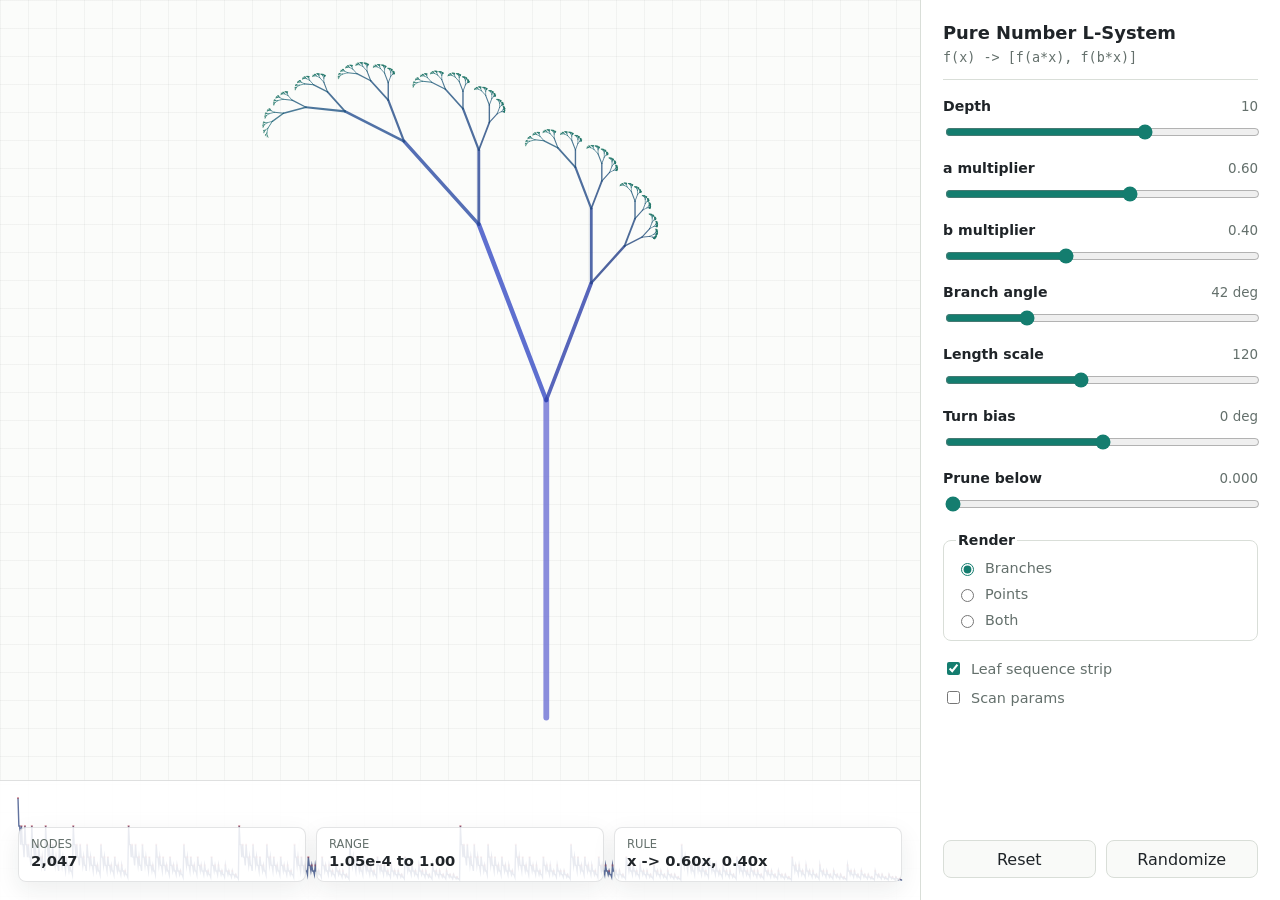
<file: 001_lsystems/playground/index.html>
<!doctype html>
<html lang="en">
  <head>
    <meta charset="utf-8">
    <meta name="viewport" content="width=device-width, initial-scale=1">
    <title>Pure Number L-System Scanner</title>
    <link rel="stylesheet" href="./styles.css">
  </head>
  <body>
    <main class="app-shell">
      <section class="viewer">
        <canvas id="fractalCanvas" aria-label="Pure number L-system fractal viewer"></canvas>
        <div class="hud">
          <div>
            <span class="hud-label">nodes</span>
            <strong id="nodeCount">0</strong>
          </div>
          <div>
            <span class="hud-label">range</span>
            <strong id="valueRange">0 to 0</strong>
          </div>
          <div>
            <span class="hud-label">rule</span>
            <strong id="ruleText">x -> ax, bx</strong>
          </div>
        </div>
      </section>

      <aside class="controls" aria-label="L-system controls">
        <div class="control-header">
          <h1>Pure Number L-System</h1>
          <p>f(x) -> [f(a*x), f(b*x)]</p>
        </div>

        <label class="control-row">
          <span>Depth</span>
          <output id="depthValue">10</output>
          <input id="depth" type="range" min="1" max="15" step="1" value="10">
        </label>

        <label class="control-row">
          <span>a multiplier</span>
          <output id="leftValue">0.60</output>
          <input id="leftMul" type="range" min="0.05" max="0.98" step="0.01" value="0.60">
        </label>

        <label class="control-row">
          <span>b multiplier</span>
          <output id="rightValue">0.40</output>
          <input id="rightMul" type="range" min="0.05" max="0.98" step="0.01" value="0.40">
        </label>

        <label class="control-row">
          <span>Branch angle</span>
          <output id="angleValue">42 deg</output>
          <input id="angle" type="range" min="0" max="170" step="1" value="42">
        </label>

        <label class="control-row">
          <span>Length scale</span>
          <output id="scaleValue">120</output>
          <input id="scale" type="range" min="30" max="240" step="1" value="120">
        </label>

        <label class="control-row">
          <span>Turn bias</span>
          <output id="biasValue">0 deg</output>
          <input id="bias" type="range" min="-90" max="90" step="1" value="0">
        </label>

        <label class="control-row">
          <span>Prune below</span>
          <output id="pruneValue">0.000</output>
          <input id="prune" type="range" min="0" max="0.08" step="0.001" value="0">
        </label>

        <fieldset class="mode-group">
          <legend>Render</legend>
          <label><input type="radio" name="mode" value="branches" checked> Branches</label>
          <label><input type="radio" name="mode" value="points"> Points</label>
          <label><input type="radio" name="mode" value="both"> Both</label>
        </fieldset>

        <div class="toggle-row">
          <label><input id="sequenceOverlay" type="checkbox" checked> Leaf sequence strip</label>
          <label><input id="scan" type="checkbox"> Scan params</label>
        </div>

        <div class="button-row">
          <button id="reset" type="button">Reset</button>
          <button id="randomize" type="button">Randomize</button>
        </div>
      </aside>
    </main>

    <script src="./app.js"></script>
  </body>
</html>
</file>
<file: 001_lsystems/playground/styles.css>
:root {
  color-scheme: light;
  --bg: #f6f7f4;
  --panel: #ffffff;
  --ink: #1f2428;
  --muted: #64706c;
  --line: #d9ded8;
  --accent: #147d6f;
  --accent-2: #b23a48;
  --accent-3: #364c84;
  --shadow: 0 18px 48px rgba(31, 36, 40, 0.12);
}

* {
  box-sizing: border-box;
}

html,
body {
  height: 100%;
  margin: 0;
}

body {
  background: var(--bg);
  color: var(--ink);
  font-family:
    Inter, ui-sans-serif, system-ui, -apple-system, BlinkMacSystemFont, "Segoe UI",
    sans-serif;
}

button,
input,
select {
  font: inherit;
}

.app-shell {
  display: grid;
  grid-template-columns: minmax(0, 1fr) 360px;
  min-height: 100vh;
}

.viewer {
  position: relative;
  min-width: 0;
  background:
    linear-gradient(rgba(31, 36, 40, 0.045) 1px, transparent 1px),
    linear-gradient(90deg, rgba(31, 36, 40, 0.045) 1px, transparent 1px),
    #fbfcfa;
  background-size: 28px 28px;
  overflow: hidden;
}

canvas {
  display: block;
  width: 100%;
  height: 100%;
}

.hud {
  position: absolute;
  left: 18px;
  right: 18px;
  bottom: 18px;
  display: grid;
  grid-template-columns: repeat(3, minmax(0, 1fr));
  gap: 10px;
  pointer-events: none;
}

.hud > div {
  min-width: 0;
  border: 1px solid rgba(31, 36, 40, 0.12);
  border-radius: 8px;
  background: rgba(255, 255, 255, 0.86);
  box-shadow: 0 8px 24px rgba(31, 36, 40, 0.08);
  padding: 10px 12px;
}

.hud-label {
  display: block;
  color: var(--muted);
  font-size: 0.72rem;
  line-height: 1.1;
  text-transform: uppercase;
}

.hud strong {
  display: block;
  min-width: 0;
  overflow: hidden;
  color: var(--ink);
  font-size: 0.92rem;
  line-height: 1.35;
  text-overflow: ellipsis;
  white-space: nowrap;
}

.controls {
  display: flex;
  flex-direction: column;
  gap: 18px;
  border-left: 1px solid var(--line);
  background: var(--panel);
  padding: 22px;
  box-shadow: var(--shadow);
  overflow-y: auto;
}

.control-header {
  border-bottom: 1px solid var(--line);
  padding-bottom: 14px;
}

.control-header h1 {
  margin: 0;
  font-size: 1.12rem;
  line-height: 1.25;
}

.control-header p {
  margin: 6px 0 0;
  color: var(--muted);
  font-family: ui-monospace, SFMono-Regular, Menlo, Monaco, Consolas, monospace;
  font-size: 0.84rem;
}

.control-row {
  display: grid;
  grid-template-columns: 1fr auto;
  gap: 8px 14px;
  align-items: center;
}

.control-row span,
.mode-group legend {
  color: var(--ink);
  font-size: 0.88rem;
  font-weight: 650;
}

.control-row output {
  color: var(--muted);
  font-variant-numeric: tabular-nums;
  font-size: 0.84rem;
}

.control-row input[type="range"] {
  grid-column: 1 / -1;
  width: 100%;
  accent-color: var(--accent);
}

.mode-group {
  display: grid;
  grid-template-columns: 1fr;
  gap: 10px;
  margin: 0;
  border: 1px solid var(--line);
  border-radius: 8px;
  padding: 12px;
}

.mode-group label,
.toggle-row label {
  display: flex;
  align-items: center;
  gap: 8px;
  color: var(--muted);
  font-size: 0.9rem;
}

.mode-group input,
.toggle-row input {
  accent-color: var(--accent);
}

.toggle-row {
  display: grid;
  gap: 10px;
}

.button-row {
  display: grid;
  grid-template-columns: 1fr 1fr;
  gap: 10px;
  margin-top: auto;
}

button {
  min-height: 38px;
  border: 1px solid var(--line);
  border-radius: 8px;
  background: #f9faf8;
  color: var(--ink);
  cursor: pointer;
}

button:hover {
  border-color: rgba(20, 125, 111, 0.45);
  background: #eef7f4;
}

button:active {
  transform: translateY(1px);
}

@media (max-width: 860px) {
  .app-shell {
    grid-template-columns: 1fr;
    grid-template-rows: minmax(460px, 62vh) auto;
  }

  .controls {
    border-top: 1px solid var(--line);
    border-left: 0;
    box-shadow: none;
  }
}

@media (max-width: 560px) {
  .hud {
    grid-template-columns: 1fr;
  }

  .app-shell {
    grid-template-rows: minmax(420px, 58vh) auto;
  }
}
</file>
